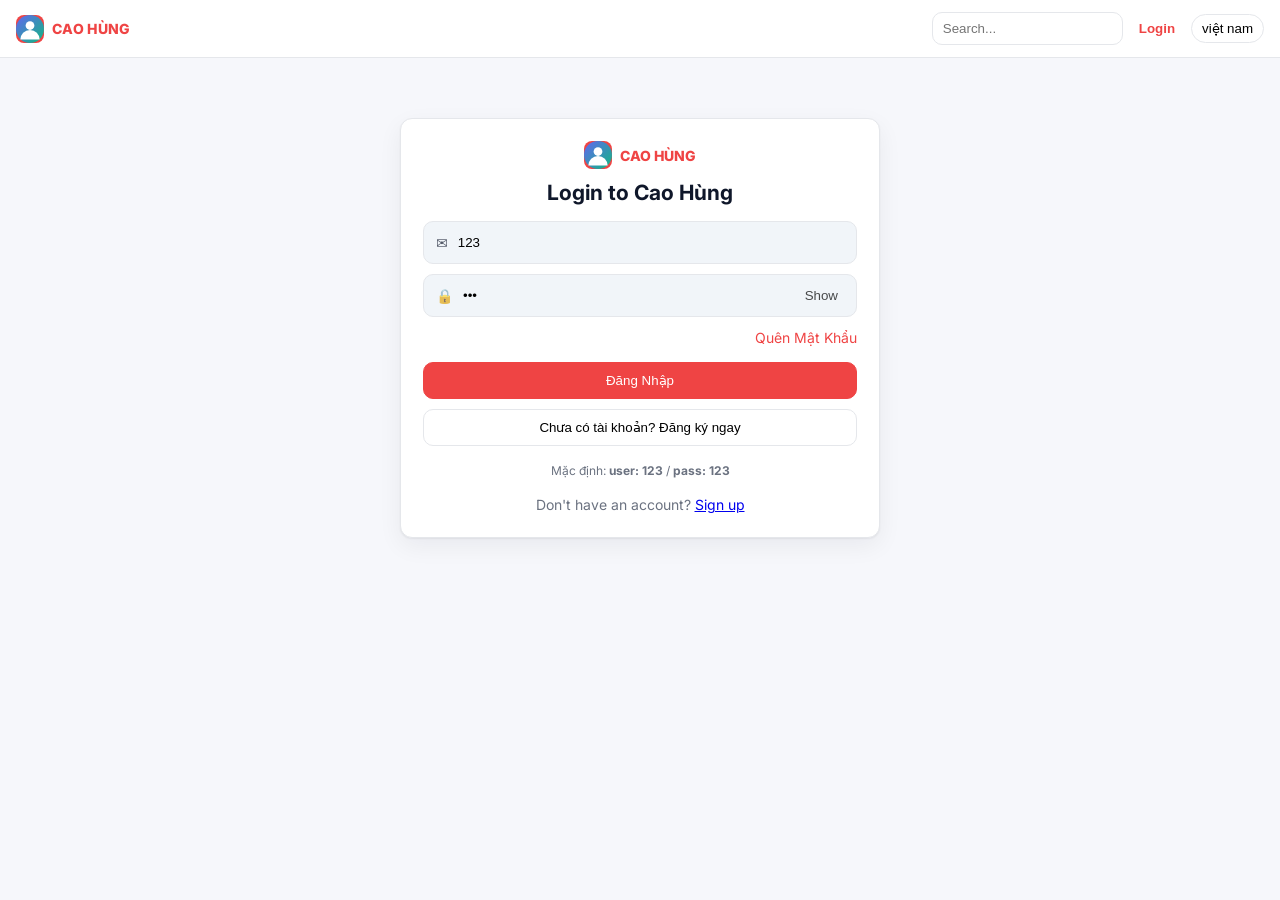
<file: index.html>
<!DOCTYPE html>
<html lang="vi">
<head>
  <meta charset="utf-8"/>
  <meta name="viewport" content="width=device-width, initial-scale=1"/>
  <title>Kanban Desk</title>
  <link rel="preconnect" href="https://fonts.googleapis.com">
  <link rel="preconnect" href="https://fonts.gstatic.com" crossorigin>
  <link href="https://fonts.googleapis.com/css2?family=Inter:wght@400;500;600;700&display=swap" rel="stylesheet">
  <link rel="stylesheet" href="assets/css/style.css"/>
</head>
<body>
  <!-- LOGIN -->
  <div id="login" class="login">
    <header class="login__topbar">
      <div class="login__brand"><img src="assets/img/avatar.svg" class="login__logo"/><span>CAO HÙNG</span></div>
      <div class="login__actions">
        <input class="login__search" placeholder="Search..."/>
        <button class="login__ghost">Login</button>
        <button class="login__chip">việt nam</button>
      </div>
    </header>
    <div class="login__wrap">
      <div class="login-card">
        <div class="login-card__logo"><img src="assets/img/avatar.svg"/><span>CAO HÙNG</span></div>
        <h2 class="login-card__title">Login to Cao Hùng</h2>
        <form id="loginForm" class="login-card__form">
          <label class="login-card__row">
            <span class="login-card__icon">✉</span>
            <input id="lg_user" placeholder="Administrator" autocomplete="username" value="123"/>
          </label>
          <label class="login-card__row">
            <span class="login-card__icon">🔒</span>
            <input id="lg_pass" type="password" value="123" autocomplete="current-password"/>
            <button type="button" class="login-card__show" data-toggle>Show</button>
          </label>
          <div class="login-card__aux"><a href="#" class="login-card__link">Quên Mật Khẩu</a></div>
          <button class="btn btn--danger login-card__submit" type="submit">Đăng Nhập</button>
          <button class="btn login-card__ghost" type="button">Chưa có tài khoản? Đăng ký ngay</button>
          <div class="login-card__hint">Mặc định: <b>user: 123</b> / <b>pass: 123</b></div>
          <div class="login-card__small">Don't have an account? <a href="#">Sign up</a></div>
        </form>
      </div>
    </div>
  </div>

  <!-- APP -->
  <div id="app" class="app is-hidden">
    <header class="appbar">
      <div class="appbar__left"><strong>Kanban Desk</strong></div>
      <div class="appbar__right">
        <button id="btnAccount" class="avatar-btn" title="Account">
          <img src="assets/img/avatar.svg" alt="user"/>
          <span class="avatar-btn__name">User</span>
        </button>
        <div id="acctMenu" class="menu" hidden>
          <button class="menu__item" data-action="profile">My Profile</button>
          <button class="menu__item" data-action="logout">Logout</button>
        </div>
      </div>
    </header>
    <main class="main">
      <div class="toolbar">
        <div class="toolbar__filters">
          <label class="toolbar__control"><input id="q-task" class="field field--search" placeholder="Tìm task..."/></label>
          <label class="toolbar__control"><button class="btn" id="btn-refresh">Cập nhật</button><button class="btn" id="btn-clear" style="margin-left:6px">Xoá lọc</button></label>
          <label class="toolbar__control"><input type="date" class="field" id="from_picker"></label>
        </div>
      </div>
      
      <!-- TEAM MEMBERS -->
      <section class="members">
        <div class="members__head">
          <h2>Đội của tôi</h2>
          <div class="members__hint">Danh sách nhân viên dưới quyền</div>
        </div>
        <div id="membersGrid" class="members__grid"></div>
      </section>

      <section class="kanban" id="kanban"></section>
    </main>
  </div>

  <!-- DETAIL MODAL -->
  <dialog id="detailDlg" class="task-modal">
    <div class="task-modal__wrap">
      <button class="task-modal__close" data-close>&times;</button>
      <div class="task-modal__header">
        <div class="task-modal__title" id="dTitle">—</div>
        <div class="task-modal__subtitle" id="dProject">—</div>
        <div class="task-modal__badges" id="dBadges"></div>
      </div>
      <div class="task-modal__desc" id="dDesc">—</div>
      <div class="task-modal__hr"></div>
      <div class="task-modal__grid">
        <div><div class="task-meta__label">Due Date</div><div class="task-meta__value" id="dDue">—</div></div>
        <div><div class="task-meta__label">Created</div><div class="task-meta__value" id="dCreated">—</div></div>
      </div>
      <div class="task-modal__section">
        <div class="task-modal__section-title">Assignees</div>
        <div class="assignees" id="dAssignees"></div>
      </div>
      <div class="task-modal__section">
        <div class="task-modal__section-title"><span>Subtasks (<span id="dSubC">0</span>)</span><span id="dPct" class="task-modal__pct">0%</span></div>
        <div class="progress"><div class="progress__bar"><div class="progress__fill" id="dProg"></div></div></div>
      </div>
      <div class="task-modal__footer">
        <span class="footer-chip">📎 <b id="fAtt">0</b> attachments</span>
        <span class="footer-chip">💬 <b id="fCmt">0</b> comments</span>
        <span class="footer-chip">🏷️ <span id="fSpace">—</span></span>
      </div>
      <div class="task-modal__actions">
        <button class="btn" id="dEdit">Edit Task</button>
        <button class="btn btn--primary" id="dComplete">Complete Task</button>
      </div>
    </div>
  </dialog>

  
  <!-- PROFILE DIALOG (Enhanced) -->
  <dialog id="profileDlg" class="task-modal">
    <div class="task-modal__wrap">
      <button class="task-modal__close" data-close>&times;</button>
      <div class="task-modal__header">
        <div class="task-modal__title">My Profile</div>
        <div class="task-modal__subtitle">Thông tin tài khoản</div>
      </div>

      <div class="profile">
        <div class="profile__left">
          <img id="pfAvatar" class="profile__avatar" src="assets/img/avatar.svg" alt="avatar"/>
          <!-- (Optional) đổi ảnh: để sau nếu cần -->
        </div>
        <div class="profile__right">
          <div class="profile__row">
            <label>Họ & Tên</label>
            <input id="pfName" class="field" placeholder="Họ tên"/>
          </div>
          <div class="profile__row">
            <label>Số điện thoại</label>
            <input id="pfPhone" class="field" placeholder="Số điện thoại"/>
          </div>
          <div class="profile__row">
            <label>Email</label>
            <input id="pfEmail" class="field" placeholder="Email"/>
          </div>
          <div class="profile__row">
            <label>Điểm đánh giá</label>
            <input id="pfRating" class="field" type="number" min="0" max="100" placeholder="0-100"/>
          </div>
        </div>
      </div>

      <div class="task-modal__hr"></div>

      <div class="profile__row">
        <div class="task-modal__section-title">Đổi mật khẩu</div>
        <div class="profile__pw">
          <input id="pwOld" class="field" type="password" placeholder="Mật khẩu hiện tại"/>
          <input id="pwNew" class="field" type="password" placeholder="Mật khẩu mới"/>
          <input id="pwNew2" class="field" type="password" placeholder="Nhập lại mật khẩu mới"/>
          <button id="btnChangePw" class="btn btn--primary">Đổi mật khẩu</button>
        </div>
        <div class="profile__hint">* Mật khẩu này dùng cho màn hình đăng nhập (demo localStorage)</div>
      </div>

      <div class="task-modal__actions" style="justify-content:flex-end">
        <button id="btnSaveProfile" class="btn btn--primary">Lưu hồ sơ</button>
      </div>
    </div>
  </dialog>



  <!-- ASSIGN TASK DIALOG -->
  <dialog id="assignDlg" class="task-modal">
    <div class="task-modal__wrap">
      <button class="task-modal__close" data-close>&times;</button>
      <div class="task-modal__header">
        <div class="task-modal__title">Giao việc</div>
        <div class="task-modal__subtitle">Giao nhiệm vụ trực tiếp cho: <b id="asgEmpName">—</b></div>
      </div>
      <form id="assignForm" class="login-card__form" method="dialog" style="margin-top:8px">
        <label class="login-card__row">
          <span class="login-card__icon">📝</span>
          <input id="asgTitle" placeholder="Tiêu đề công việc" required/>
        </label>
        <label class="login-card__row">
          <span class="login-card__icon">📅</span>
          <input id="asgDue" type="date" required/>
        </label>
        <label class="login-card__row">
          <span class="login-card__icon">🏷️</span>
          <input id="asgTags" placeholder="Nhãn (ví dụ: UI, API)"/>
        </label>
        <div style="display:flex;gap:8px;justify-content:flex-end">
          <button type="submit" class="btn btn--primary">Giao việc</button>
        </div>
      </form>
    </div>
  </dialog>

  <!-- REVIEW (A.5) DIALOG -->
  <dialog id="reviewDlg" class="task-modal">
    <div class="task-modal__wrap">
      <button class="task-modal__close" data-close>&times;</button>
      <div class="task-modal__header">
        <div class="task-modal__title">Đánh giá ngày (A.5)</div>
        <div class="task-modal__subtitle">Nhân viên: <b id="rvEmpName">—</b></div>
      </div>
      <div class="task-modal__section">
        <div class="task-modal__section-title">Tổng quan hôm nay</div>
        <div id="rvToday" style="color:#111827">—</div>
      </div>
      <div class="task-modal__section">
        <div class="task-modal__section-title">Nhận xét</div>
        <label class="login-card__row">
          <span class="login-card__icon">💬</span>
          <input id="rvNote" placeholder="Nhận xét nhanh..."/>
        </label>
        <div style="display:flex;gap:8px;justify-content:flex-end;margin-top:8px">
          <button id="rvSave" class="btn btn--primary">Lưu đánh giá</button>
        </div>
      </div>
    </div>
  </dialog>

  <script src="assets/data/mock-data.js"></script>
  <script src="assets/data/members.js"></script>
  <script src="assets/js/index.js"></script>
</body>
</html>
</file>
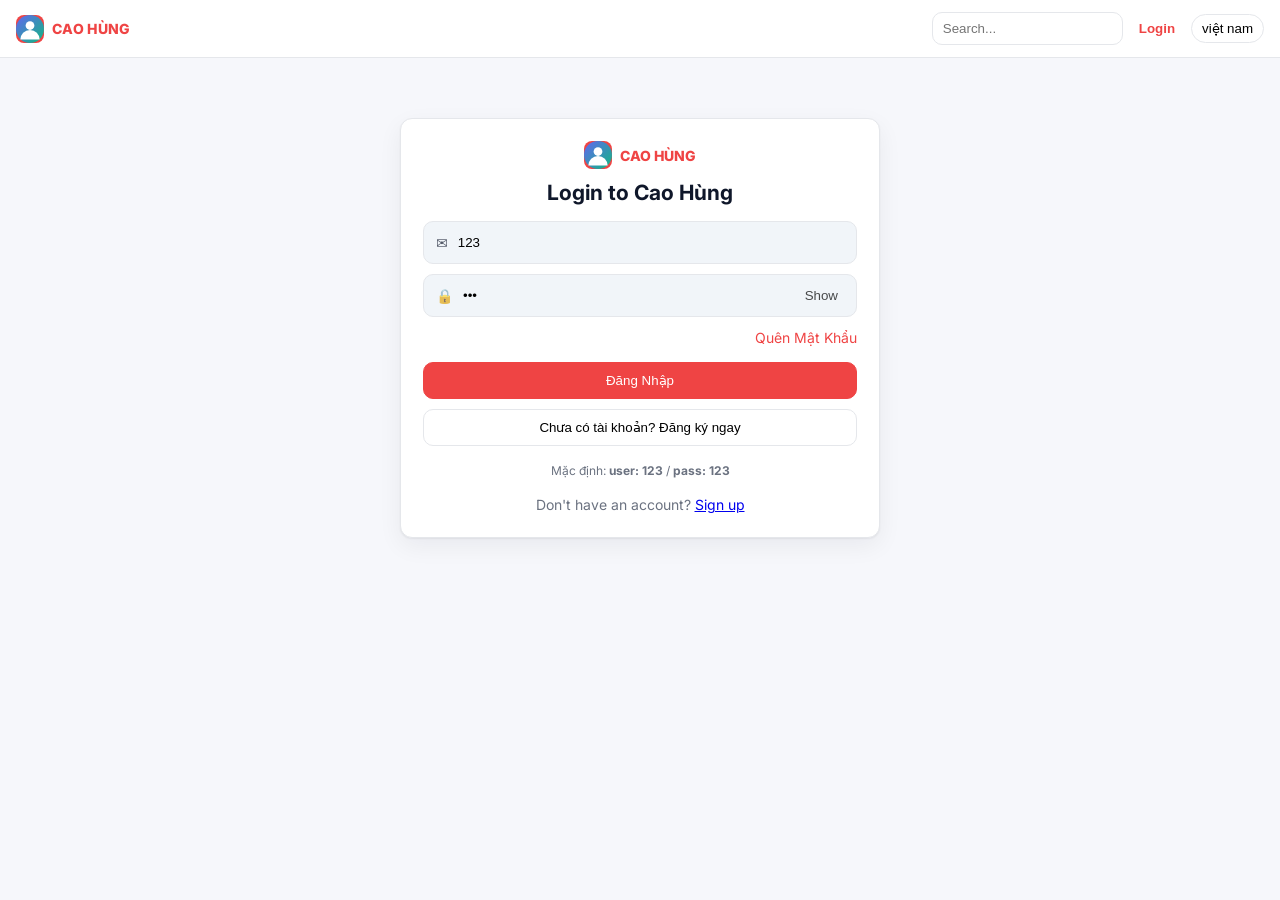
<file: login.html>
<!DOCTYPE html>
<html lang="vi">
<head>
  <meta charset="utf-8"/>
  <meta name="viewport" content="width=device-width, initial-scale=1"/>
  <title>Login - Kanban Desk</title>
  <link rel="preconnect" href="https://fonts.googleapis.com">
  <link rel="preconnect" href="https://fonts.gstatic.com" crossorigin>
  <link href="https://fonts.googleapis.com/css2?family=Inter:wght@400;500;600;700&display=swap" rel="stylesheet">
  <link rel="stylesheet" href="assets/css/style.css"/>
</head>
<body>
  <!-- LOGIN PAGE -->
  <div id="login" class="login">
    <header class="login__topbar">
      <div class="login__brand"><img src="assets/img/avatar.svg" class="login__logo"/><span>CAO HÙNG</span></div>
      <div class="login__actions">
        <input class="login__search" placeholder="Search..."/>
        <button class="login__ghost">Login</button>
        <button class="login__chip">việt nam</button>
      </div>
    </header>
    <div class="login__wrap">
      <div class="login-card">
        <div class="login-card__logo"><img src="assets/img/avatar.svg"/><span>CAO HÙNG</span></div>
        <h2 class="login-card__title">Login to Cao Hùng</h2>
        <form id="loginForm" class="login-card__form">
          <label class="login-card__row">
            <span class="login-card__icon">✉</span>
            <input id="lg_user" placeholder="Administrator" autocomplete="username" value="123"/>
          </label>
          <label class="login-card__row">
            <span class="login-card__icon">🔒</span>
            <input id="lg_pass" type="password" value="123" autocomplete="current-password"/>
            <button type="button" class="login-card__show" data-toggle>Show</button>
          </label>
          <div class="login-card__aux"><a href="#" class="login-card__link">Quên Mật Khẩu</a></div>
          <button class="btn btn--danger login-card__submit" type="submit">Đăng Nhập</button>
          <button class="btn login-card__ghost" type="button">Chưa có tài khoản? Đăng ký ngay</button>
          <div class="login-card__hint">Mặc định: <b>user: 123</b> / <b>pass: 123</b></div>
          <div class="login-card__small">Don't have an account? <a href="#">Sign up</a></div>
        </form>
      </div>
    </div>
  </div>
  <script src="assets/js/login.js"></script>

<!-- editfix: begin -->
<script src="/assets/editfix/storage.js"></script>
<script src="/assets/editfix/tasks_fix.js"></script>
<!-- editfix: end -->
</body>
</html>
</file>
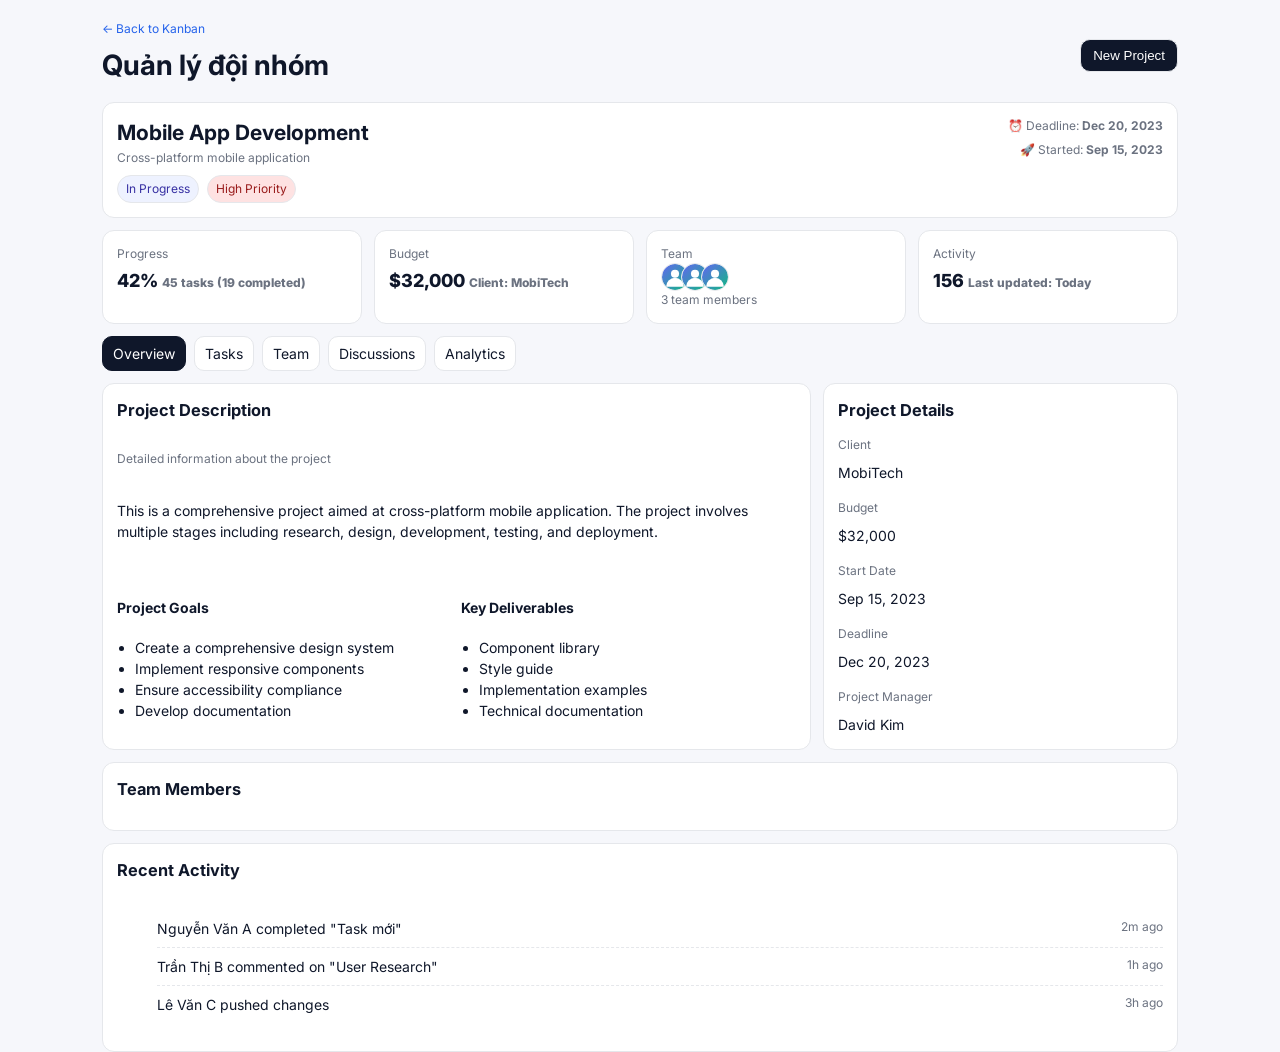
<file: team.html>
<!DOCTYPE html>
<html lang="vi">
<head>
  <meta charset="utf-8"/>
  <meta name="viewport" content="width=device-width, initial-scale=1"/>
  <title>Team Management - Kanban Desk</title>
  <link rel="preconnect" href="https://fonts.googleapis.com">
  <link rel="preconnect" href="https://fonts.gstatic.com" crossorigin>
  <link href="https://fonts.googleapis.com/css2?family=Inter:wght@400;500;600;700&display=swap" rel="stylesheet">
  <link rel="stylesheet" href="assets/css/style.css"/>
  <style>
    .page{max-width:1100px;margin:20px auto;padding:0 12px}
    .topbar{display:flex;justify-content:space-between;align-items:center;margin-bottom:12px}
    .pill{display:inline-flex;align-items:center;gap:6px;font-size:12px;padding:4px 8px;border-radius:999px;background:#eef2ff;color:#3730a3;border:1px solid #e5e7eb}
    .statgrid{display:grid;grid-template-columns:repeat(4,1fr);gap:12px;margin:12px 0}
    .stat{background:#fff;border:1px solid var(--border);border-radius:12px;padding:14px}
    .stat .lbl{color:#6b7280;font-size:12px}
    .stat .val{font-weight:800;font-size:18px;margin-top:4px}
    .tabs{display:flex;gap:8px;margin:12px 0}
    .tab{background:#fff;border:1px solid var(--border);border-radius:10px;padding:6px 10px;cursor:pointer}
    .tab--active{background:#0f172a;color:#fff;border-color:#0f172a}
    .layout{display:grid;grid-template-columns:2fr 1fr;gap:12px}
    .card{background:#fff;border:1px solid var(--border);border-radius:12px;padding:14px}
    .card h3{margin:0 0 6px 0}
    .twocol{display:grid;grid-template-columns:1fr 1fr;gap:8px}
    .bul{margin:0;padding-left:18px}
    .avatar-row{display:flex;align-items:center}
    .avatar-row img{width:28px;height:28px;border-radius:999px;border:1px solid var(--border);margin-right:-8px;background:#fff}
    .recent li{display:flex;justify-content:space-between;padding:8px 0;border-top:1px dashed var(--border)}
    .recent li:first-child{border-top:0}
    .button{border:1px solid var(--border);background:#0f172a;color:#fff;border-radius:10px;padding:8px 12px}
    .crumbs a{color:#2563eb;text-decoration:none}
    .crumbs{color:#6b7280;font-size:12px;margin-bottom:6px}
    .team-grid{display:grid;grid-template-columns:repeat(auto-fill, minmax(220px, 1fr));gap:12px}
    .team-card{border:1px solid var(--border);border-radius:12px;padding:12px;background:#fff}
    .team-card h4{margin:0 0 6px 0}
    .mini{font-size:12px;color:#6b7280}
  </style>
</head>
<body>
  <div class="page">
    <div class="topbar">
      <div>
        <div class="crumbs"><a href="app.html">← Back to Kanban</a></div>
        <h1 style="margin:4px 0">Quản lý đội nhóm</h1>
      </div>
      <button class="button" onclick="window.location.href='app.html'">New Project</button>
    </div>

    <div class="card" style="display:flex;justify-content:space-between;align-items:flex-start;gap:12px">
      <div>
        <h2 style="margin:0">Mobile App Development</h2>
        <div class="mini">Cross-platform mobile application</div>
        <div style="display:flex;gap:8px;margin-top:8px">
          <span class="pill">In Progress</span>
          <span class="pill" style="background:#fee2e2;color:#991b1b">High Priority</span>
        </div>
      </div>
      <div style="display:grid;gap:6px;text-align:right" class="mini">
        <div>⏰ Deadline: <b>Dec 20, 2023</b></div>
        <div>🚀 Started: <b>Sep 15, 2023</b></div>
      </div>
    </div>

    <div class="statgrid">
      <div class="stat"><div class="lbl">Progress</div><div class="val">42% <span class="mini">45 tasks (19 completed)</span></div></div>
      <div class="stat"><div class="lbl">Budget</div><div class="val">$32,000 <span class="mini">Client: MobiTech</span></div></div>
      <div class="stat"><div class="lbl">Team</div>
        <div class="avatar-row">
          <img src="assets/img/avatar.svg"/><img src="assets/img/avatar.svg"/><img src="assets/img/avatar.svg"/>
        </div>
        <div class="mini">3 team members</div>
      </div>
      <div class="stat"><div class="lbl">Activity</div><div class="val">156 <span class="mini">Last updated: Today</span></div></div>
    </div>

    <div class="tabs">
      <div class="tab tab--active">Overview</div>
      <div class="tab">Tasks</div>
      <div class="tab">Team</div>
      <div class="tab">Discussions</div>
      <div class="tab">Analytics</div>
    </div>

    <div class="layout">
      <div class="card">
        <h3>Project Description</h3>
        <div class="mini">Detailed information about the project</div>
        <p style="margin-top:10px">
          This is a comprehensive project aimed at cross-platform mobile application. The project involves multiple stages including research, design, development, testing, and deployment.
        </p>
        <div class="twocol">
          <div>
            <h4>Project Goals</h4>
            <ul class="bul">
              <li>Create a comprehensive design system</li>
              <li>Implement responsive components</li>
              <li>Ensure accessibility compliance</li>
              <li>Develop documentation</li>
            </ul>
          </div>
          <div>
            <h4>Key Deliverables</h4>
            <ul class="bul">
              <li>Component library</li>
              <li>Style guide</li>
              <li>Implementation examples</li>
              <li>Technical documentation</li>
            </ul>
          </div>
        </div>
      </div>
      <div class="card">
        <h3>Project Details</h3>
        <div class="mini">Client</div><div>MobiTech</div>
        <div class="mini" style="margin-top:8px">Budget</div><div>$32,000</div>
        <div class="mini" style="margin-top:8px">Start Date</div><div>Sep 15, 2023</div>
        <div class="mini" style="margin-top:8px">Deadline</div><div>Dec 20, 2023</div>
        <div class="mini" style="margin-top:8px">Project Manager</div><div>David Kim</div>
      </div>
    </div>

    <div class="card" style="margin-top:12px">
      <h3>Team Members</h3>
      <div id="teamGrid" class="team-grid"></div>
    </div>

    <div class="card" style="margin-top:12px">
      <h3>Recent Activity</h3>
      <ul class="recent" id="recentList">
        <li><span>Nguyễn Văn A completed "Task mới"</span><span class="mini">2m ago</span></li>
        <li><span>Trần Thị B commented on "User Research"</span><span class="mini">1h ago</span></li>
        <li><span>Lê Văn C pushed changes</span><span class="mini">3h ago</span></li>
      </ul>
    </div>
  </div>

  <script src="assets/data/members.js"></script>
  <script src="assets/js/team.js"></script>

  <dialog id="assignDlg" class="task-modal">
    <div class="task-modal__wrap">
      <button class="task-modal__close" data-close>&times;</button>
      <div class="task-modal__header">
        <div class="task-modal__title">Giao việc</div>
        <div class="task-modal__subtitle">Giao nhiệm vụ trực tiếp cho: <b id="assignEmp">—</b></div>
      </div>
      <form class="modal-form" id="assignForm" method="dialog">
        <label class="form-row">
          <span class="input-icon">📝</span>
          <input id="aTitle" class="input field" placeholder="Tiêu đề công việc" required />
        </label>
        <label class="form-row">
          <span class="input-icon">📅</span>
          <input id="aDue" class="input field" type="date" />
        </label>
        <label class="form-row">
          <span class="input-icon">🏷️</span>
          <input id="aLabels" class="input field" placeholder="Nhãn (ví dụ: UI, API)" />
        </label>
        <div class="task-modal__actions" style="margin-top:8px">
          <button class="btn" data-close type="button">Hủy</button>
          <button class="btn btn--primary" id="aSubmit" type="submit">Giao việc</button>
        </div>
      </form>
    </div>
  </dialog>

<!-- editfix: begin -->
<script src="/assets/editfix/storage.js"></script>
<script src="/assets/editfix/tasks_fix.js"></script>
<!-- editfix: end -->
</body>
</html>
</file>
<file: assets/css/style.css>
:root{
  --bg:#f6f7fb; --panel:#fff; --panel-2:#fafafa; --text:#0f172a;
  --muted:#6b7280; --border:#e5e7eb; --primary:#ef4444; --hover:#f1f5f9;
}
*{box-sizing:border-box} html,body{height:100%}
body{margin:0;background:var(--bg);color:var(--text);font:14px/1.5 Inter,system-ui,-apple-system,Segoe UI,Roboto,Arial}
/* Buttons & fields */
.btn{padding:10px 14px;border-radius:10px;border:1px solid var(--border);background:#fff;cursor:pointer}
.btn--primary{background:#111827;border-color:#111827;color:#fff}
.btn--danger{background:#ef4444;border-color:#ef4444;color:#fff}
.field{width:100%;border:1px solid var(--border);border-radius:10px;padding:8px;background:var(--panel-2);outline:none;font:inherit;color:inherit}
.field--search{background:transparent;border:none;padding:0}

/* Login */
.login__topbar{display:flex;justify-content:space-between;align-items:center;padding:12px 16px;background:#fff;border-bottom:1px solid var(--border)}
.login__brand{display:flex;align-items:center;gap:8px;font-weight:800;color:#ef4444;letter-spacing:.3px}
.login__logo{width:28px;height:28px;border-radius:8px;background:#ef4444}
.login__actions{display:flex;align-items:center;gap:10px}
.login__search{border:1px solid var(--border);border-radius:10px;padding:8px 10px;background:#fff}
.login__ghost{background:transparent;border:0;color:#ef4444;font-weight:600;cursor:pointer}
.login__chip{border:1px solid var(--border);border-radius:999px;background:#fff;padding:6px 10px;cursor:pointer}
.login__wrap{display:grid;place-items:center;padding:60px 16px}
.login-card{background:#fff;border:1px solid var(--border);border-radius:12px;box-shadow:0 1px 2px rgba(0,0,0,.06),0 8px 24px rgba(15,23,42,.06);width:min(480px,92%);padding:22px}
.login-card__logo{display:flex;justify-content:center;align-items:center;gap:8px;color:#ef4444;font-weight:800}
.login-card__logo img{width:28px;height:28px;border-radius:8px;background:#ef4444}
.login-card__title{text-align:center;margin:8px 0 12px 0}
.login-card__form{display:grid;gap:10px}
.login-card__row{display:flex;align-items:center;gap:8px;border:1px solid var(--border);border-radius:10px;padding:10px 12px;background:#f1f5f9}
.login-card__row input{flex:1;border:none;background:transparent;outline:none}
.login-card__icon{opacity:.7}
.login-card__show{border:0;background:transparent;opacity:.7;cursor:pointer}
.login-card__aux{display:flex;justify-content:flex-end}
.login-card__link{color:#ef4444;text-decoration:none}
.login-card__submit{margin-top:4px}
.login-card__ghost{background:#fff}
.login-card__hint{margin-top:6px;text-align:center;color:#6b7280;font-size:12px}
.login-card__small{margin-top:4px;text-align:center;color:#6b7280}

/* AppBar */
.appbar{position:sticky;top:0;z-index:10;display:flex;justify-content:space-between;align-items:center;padding:10px 16px;background:#fff;border-bottom:1px solid var(--border)}
.avatar-btn{display:flex;align-items:center;gap:8px;border:1px solid var(--border);background:#fff;border-radius:999px;padding:4px 8px;cursor:pointer}
.avatar-btn img{width:24px;height:24px;border-radius:999px}
.avatar-btn__name{font-weight:600}

/* App shell */
.app{display:grid;grid-template-columns:1fr;min-height:100vh}
.main{padding:16px 16px 40px}
.toolbar{display:grid;grid-template-columns:1fr;gap:12px}
.toolbar__filters{display:grid;grid-template-columns:1.2fr 1fr 1fr;gap:10px}
.toolbar__control{display:flex;align-items:center;gap:8px;border:1px solid var(--border);background:var(--panel);border-radius:12px;padding:10px 12px}

/* Kanban */
.kanban{margin-top:16px;display:grid;grid-template-columns:repeat(4, minmax(260px, 1fr));gap:14px}
.col{background:var(--panel);border:1px solid var(--border);border-radius:14px;box-shadow:0 1px 2px rgba(0,0,0,.06),0 8px 24px rgba(15,23,42,.06)}
.col-h{display:flex;align-items:center;justify-content:space-between;padding:12px;border-bottom:1px solid var(--border)}
.ttl{display:flex;align-items:center;gap:8px;font-weight:700}.count{color:#64748b;background:#f1f5f9;border:1px solid var(--border);padding:3px 8px;border-radius:999px;font-size:12px}
.list{padding:12px;display:grid;gap:10px;min-height:120px}
.card{border:1px solid var(--border);border-radius:12px;background:var(--panel-2);padding:12px;display:grid;gap:8px;cursor:pointer}
.row{display:flex;align-items:center;gap:8px;flex-wrap:wrap}
.pri{font-size:11px;padding:2px 8px;border-radius:999px;font-weight:600}
.pri.high{background:#fff1f2;color:#b91c1c;border:1px solid #ffe4e6}
.pri.medium{background:#fff7ed;color:#9a3412;border:1px solid #ffedd5}
.pri.low{background:#ecfeff;color:#155e75;border:1px solid #cffafe}
.title{font-weight:600}
.meta{display:flex;align-items:center;gap:12px;color:#64748b;font-size:12px}
.chip{padding:2px 8px;border-radius:999px;background:#eef2ff;color:#4f46e5;font-size:11px;font-weight:600;border:1px solid #e0e7ff}
.add .add-btn{width:100%;background:#fff;border:1px dashed var(--border);color:#334155;padding:10px;border-radius:10px;cursor:pointer}
.add .add-btn:hover{background:var(--hover)}

/* Detail modal (Asana-like) */
.task-modal{border:none;border-radius:14px;max-width:720px;width:95%;padding:0;box-shadow:0 1px 2px rgba(0,0,0,.06),0 8px 24px rgba(15,23,42,.16)}
.task-modal__wrap{position:relative;padding:18px 20px 16px;background:#fff}
.task-modal__close{position:absolute;right:10px;top:8px;border:1px solid var(--border);background:#fff;border-radius:8px;width:28px;height:28px;cursor:pointer}
.task-modal__title{font-weight:700;font-size:20px}
.task-modal__subtitle{color:#6b7280;margin-top:2px}
.task-modal__badges{display:flex;gap:8px;margin-top:10px}
.badge{display:inline-flex;align-items:center;gap:6px;font-size:12px;padding:4px 10px;border-radius:999px;border:1px solid var(--border);background:#f8fafc;color:#0f172a}
.badge.pink{background:#fee2e2;color:#991b1b;border-color:#fecaca}
.badge.gray{background:#f1f5f9;color:#334155;border-color:#e2e8f0}
.task-modal__desc{margin:12px 0 8px;color:#111827}
.task-modal__hr{height:1px;background:#e5e7eb;margin:12px 0}
.task-modal__grid{display:grid;grid-template-columns:1fr 1fr;gap:20px}
.task-meta__label{color:#6b7280;font-size:12px}
.task-meta__value{font-weight:600}
.task-modal__section{margin-top:12px}
.task-modal__section-title{font-weight:600;margin-bottom:8px;display:flex;justify-content:space-between;align-items:center}
.task-modal__pct{color:#6b7280;font-size:12px}
.assignees{display:flex;gap:10px;flex-wrap:wrap}
.avatar{display:inline-flex;align-items:center;gap:8px;border:1px solid var(--border);padding:4px 10px;border-radius:999px;background:#fff}
.avatar img{width:20px;height:20px;border-radius:999px}
.progress__bar{height:8px;background:#f3f4f6;border-radius:999px;overflow:hidden;border:1px solid #e5e7eb}
.progress__fill{height:100%;background:#111827;width:0%}
.task-modal__footer{display:flex;gap:16px;color:#6b7280;font-size:13px;margin-top:10px}
.footer-chip b{font-weight:600}
.task-modal__actions{display:flex;justify-content:flex-end;gap:10px;margin-top:14px}


/* Account menu */
.appbar__right{position:relative}
.menu{position:absolute;right:0;top:44px;background:#fff;border:1px solid var(--border);border-radius:12px;box-shadow:0 8px 24px rgba(15,23,42,.12);padding:6px;display:grid;gap:4px;min-width:180px;z-index:30}
.menu__item{border:0;background:#fff;text-align:left;padding:8px 10px;border-radius:8px;cursor:pointer}
.menu__item:hover{background:var(--hover)}


/* Members grid */
.members{margin:10px 0 6px;background:#fff;border:1px solid var(--border);border-radius:14px;padding:12px}
.members__head{display:flex;align-items:baseline;gap:10px;margin-bottom:10px}
.members__head h2{font-size:16px;margin:0}
.members__hint{color:#6b7280}
.members__grid{display:grid;grid-template-columns:repeat(auto-fill, minmax(240px, 1fr));gap:12px}
.member{border:1px solid var(--border);border-radius:12px;background:var(--panel-2);padding:12px;display:grid;gap:10px}
.member__top{display:flex;align-items:center;gap:10px}
.member__avatar{width:36px;height:36px;border-radius:999px;border:1px solid var(--border);background:#fff}
.member__name{font-weight:700}
.member__stats{color:#64748b;font-size:12px}
.member__actions{display:flex;gap:8px}
.member__actions .btn{flex:1}


/* Profile layout */
.profile{display:grid;grid-template-columns:140px 1fr;gap:16px;margin:10px 0}
.profile__avatar{width:120px;height:120px;border-radius:12px;border:1px solid var(--border);background:#fff;object-fit:cover}
.profile__row{display:grid;gap:6px;margin:8px 0}
.profile__pw{display:grid;grid-template-columns:1fr 1fr 1fr auto; gap:8px; align-items:center}
.profile__hint{color:#6b7280;font-size:12px;margin-top:6px}
@media (max-width: 640px){
  .profile{grid-template-columns:1fr}
  .profile__pw{grid-template-columns:1fr; gap:6px}
}


/* Utilities */
.is-hidden{display:none !important}


/* === Responsive helpers (team) === */
.team-grid{display:grid;gap:12px;grid-template-columns:repeat(1,minmax(0,1fr));}
@media(min-width:640px){.team-grid{grid-template-columns:repeat(2,minmax(0,1fr));}}
@media(min-width:1024px){.team-grid{grid-template-columns:repeat(3,minmax(0,1fr));}}
@media(min-width:1280px){.team-grid{grid-template-columns:repeat(4,minmax(0,1fr));}}
.team-card{background:#fff;border:1px solid var(--border);border-radius:12px;padding:14px;display:flex;flex-direction:column;gap:10px}
.team-card .btn{min-width:120px}
/* Modal inner form rows to match app.html styles */
.modal-form{display:flex;flex-direction:column;gap:10px}
.form-row{display:flex;align-items:center;gap:10px;background:var(--panel-2);border:1px solid var(--border);border-radius:10px;padding:8px 10px}
.input-icon{opacity:.8}
.input{flex:1;background:transparent;border:none;outline:none}
@media (max-width:640px){
  .task-modal__wrap{width:100%;border-bottom-left-radius:0;border-bottom-right-radius:0;align-self:flex-end}
}
</file>
